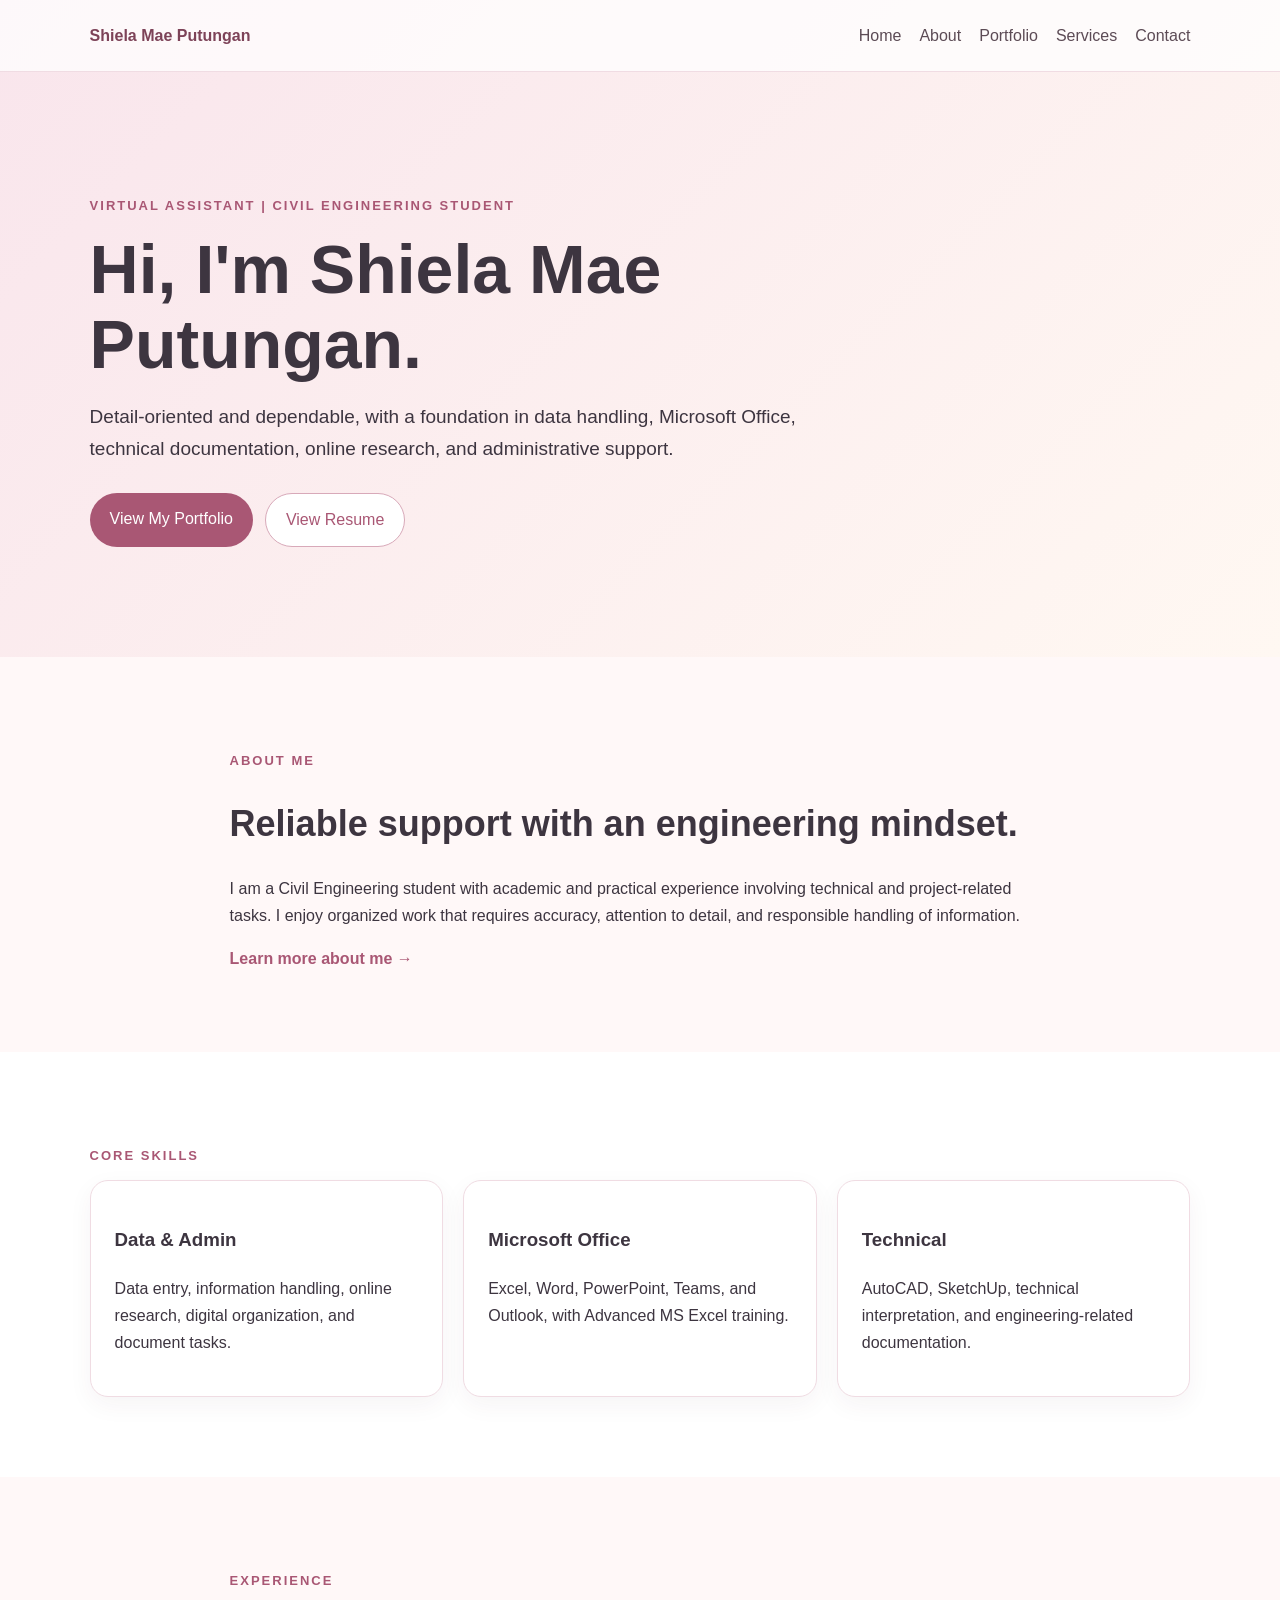
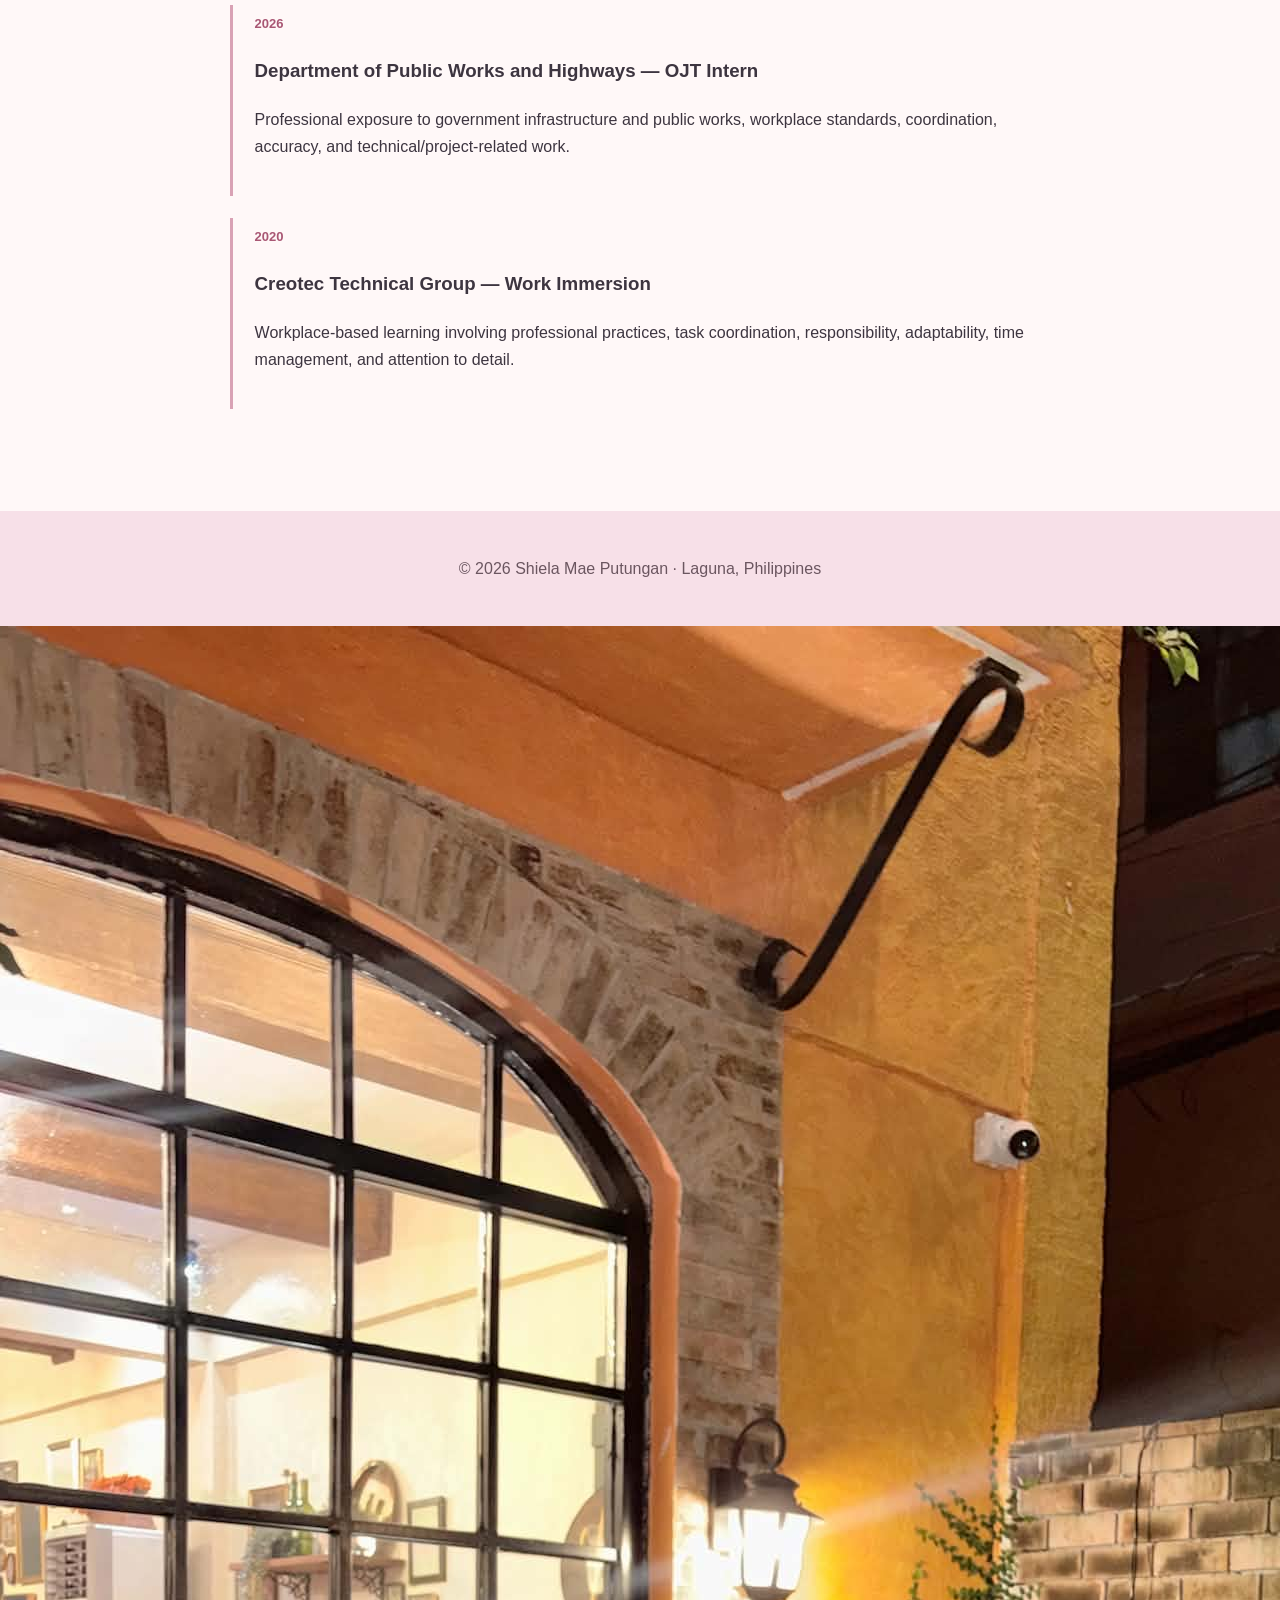
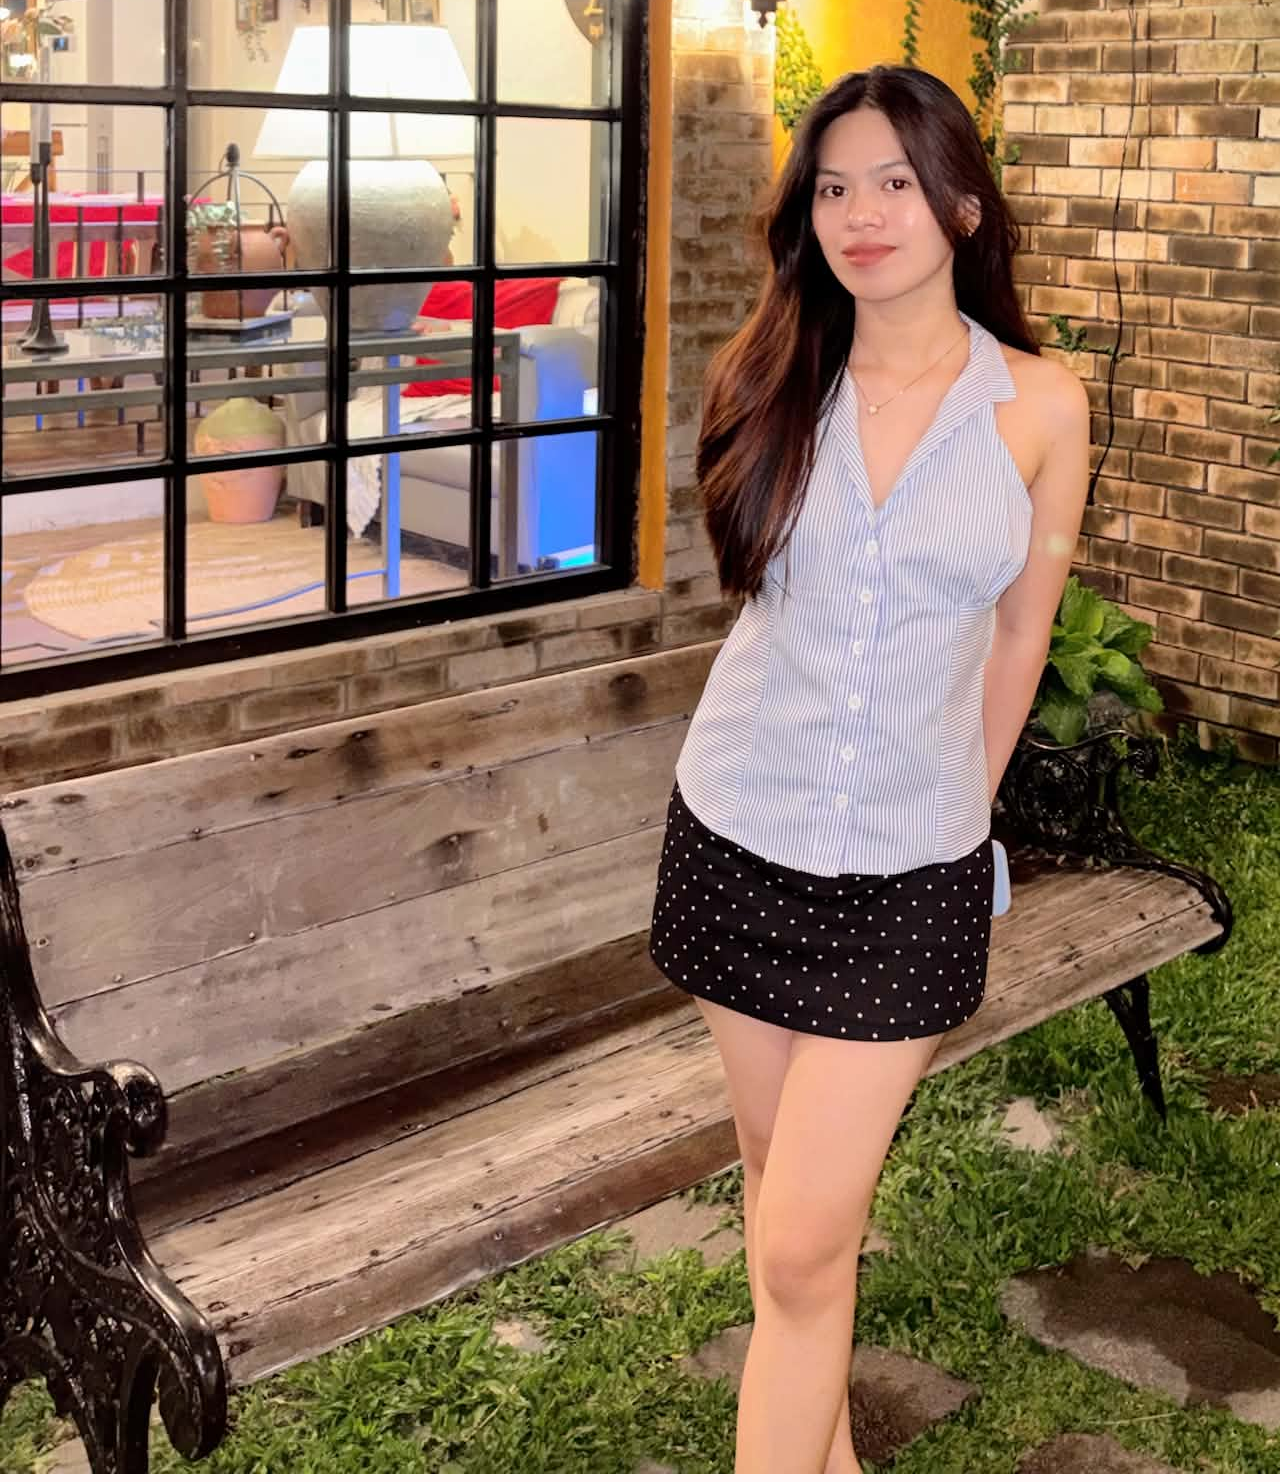
<file: index.html>
<!DOCTYPE html>
<html lang="en">
<head>
  <meta charset="UTF-8">
  <meta name="viewport" content="width=device-width, initial-scale=1.0">
  <title>Shiela Mae Putungan | Portfolio</title>
  <link rel="stylesheet" href="style.css">
</head>
<body>
  <header class="hero">
    <nav>
      <a class="logo" href="index.html">Shiela Mae Putungan</a>
      <div class="nav-links">
        <a href="index.html">Home</a>
        <a href="about.html">About</a>
        <a href="portfolio.html">Portfolio</a>
        <a href="services.html">Services</a>
        <a href="contact.html">Contact</a>
      </div>
    </nav>
    <div class="hero-content">
      <p class="eyebrow">VIRTUAL ASSISTANT | CIVIL ENGINEERING STUDENT</p>
      <h1>Hi, I'm Shiela Mae Putungan.</h1>
      <p class="lead">Detail-oriented and dependable, with a foundation in data handling, Microsoft Office, technical documentation, online research, and administrative support.</p>
      <div class="buttons">
        <a class="button" href="portfolio.html">View My Portfolio</a>
       <a class="button secondary" href="RESUME.pdf" target="_blank">View Resume</a>
      </div>
    </div>
  </header>

  <main>
    <section class="section">
      <p class="eyebrow">ABOUT ME</p>
      <h2>Reliable support with an engineering mindset.</h2>
      <p>I am a Civil Engineering student with academic and practical experience involving technical and project-related tasks. I enjoy organized work that requires accuracy, attention to detail, and responsible handling of information.</p>
      <a class="text-link" href="about.html">Learn more about me →</a>
    </section>

    <section class="section alt">
      <p class="eyebrow">CORE SKILLS</p>
      <div class="cards">
        <div class="card"><h3>Data & Admin</h3><p>Data entry, information handling, online research, digital organization, and document tasks.</p></div>
        <div class="card"><h3>Microsoft Office</h3><p>Excel, Word, PowerPoint, Teams, and Outlook, with Advanced MS Excel training.</p></div>
        <div class="card"><h3>Technical</h3><p>AutoCAD, SketchUp, technical interpretation, and engineering-related documentation.</p></div>
      </div>
    </section>

    <section class="section">
      <p class="eyebrow">EXPERIENCE</p>
      <div class="timeline">
        <article><span>2026</span><h3>Department of Public Works and Highways — OJT Intern</h3><p>Professional exposure to government infrastructure and public works, workplace standards, coordination, accuracy, and technical/project-related work.</p></article>
        <article><span>2020</span><h3>Creotec Technical Group — Work Immersion</h3><p>Workplace-based learning involving professional practices, task coordination, responsibility, adaptability, time management, and attention to detail.</p></article>
      </div>
    </section>
  </main>

  <footer><p>© 2026 Shiela Mae Putungan · Laguna, Philippines</p></footer>
</body>
</html>
<img src="images/profile.jpg" alt="Shiela Mae Putungan">
</file>
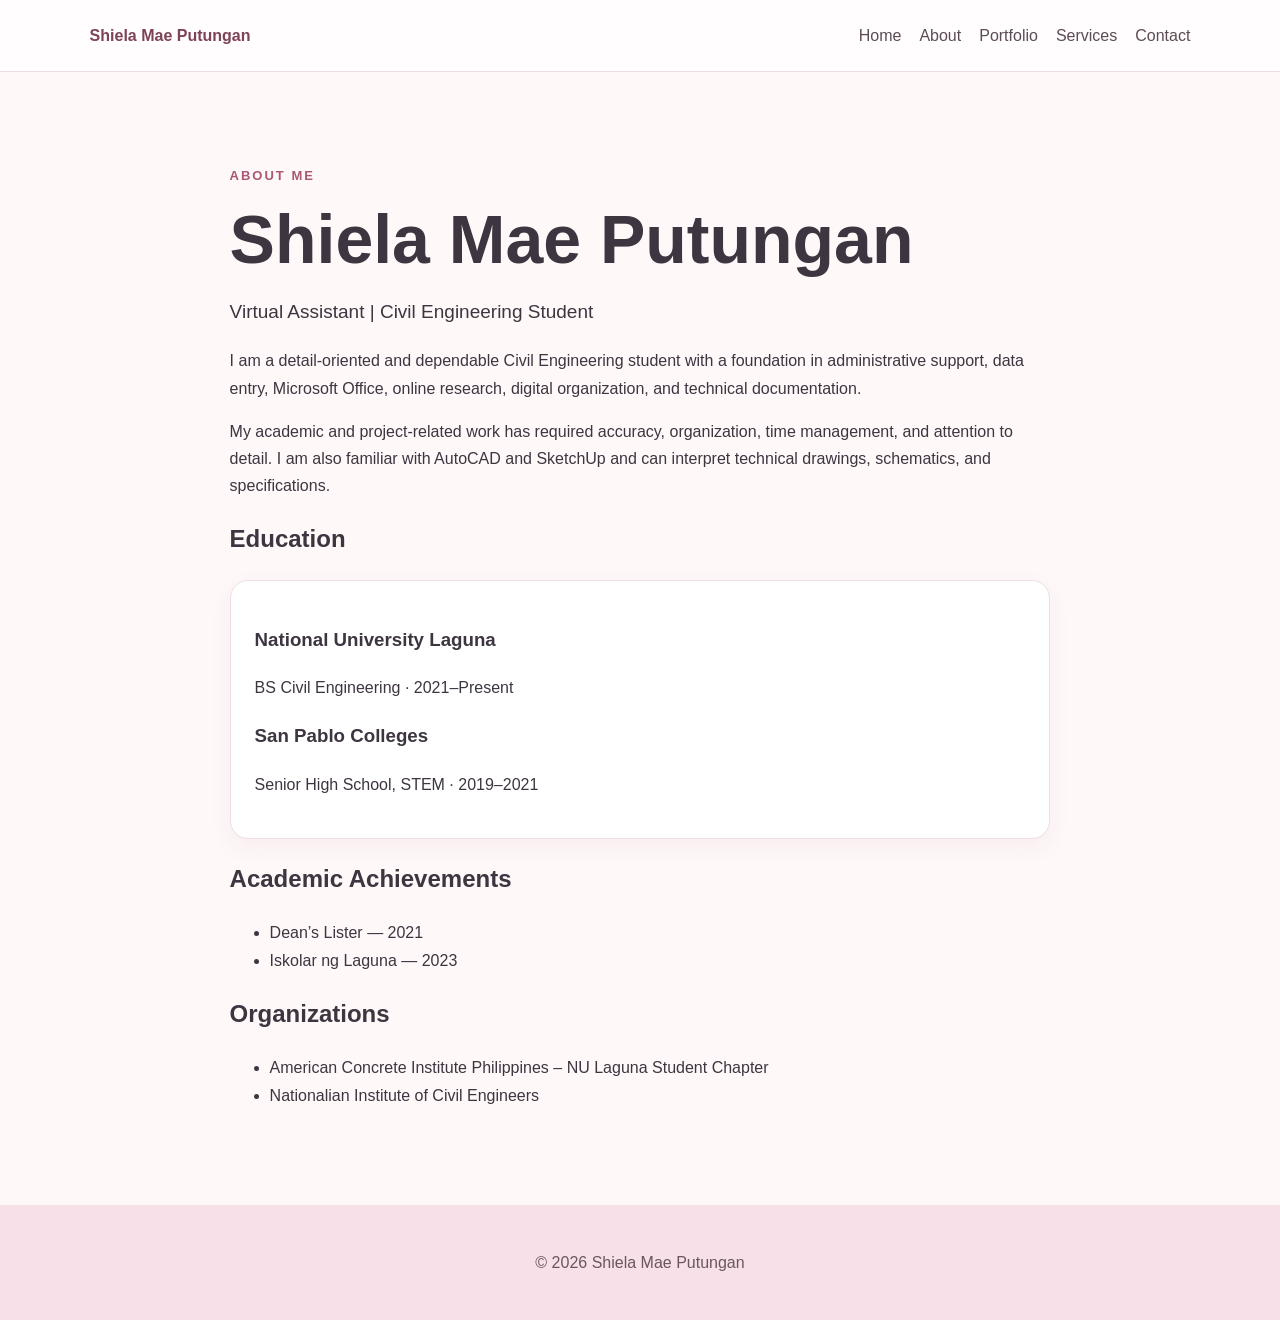
<file: about.html>
<!DOCTYPE html>
<html lang="en">
<head>
  <meta charset="UTF-8">
  <meta name="viewport" content="width=device-width, initial-scale=1.0">
  <title>About | Shiela Mae Putungan</title>
  <link rel="stylesheet" href="style.css">
</head>
<body>
  <nav class="site-nav"><a class="logo" href="index.html">Shiela Mae Putungan</a><div class="nav-links"><a href="index.html">Home</a><a href="about.html">About</a><a href="portfolio.html">Portfolio</a><a href="services.html">Services</a><a href="contact.html">Contact</a></div></nav>
  <main class="page">
    <p class="eyebrow">ABOUT ME</p>
    <h1>Shiela Mae Putungan</h1>
    <p class="lead">Virtual Assistant | Civil Engineering Student</p>
    <p>I am a detail-oriented and dependable Civil Engineering student with a foundation in administrative support, data entry, Microsoft Office, online research, digital organization, and technical documentation.</p>
    <p>My academic and project-related work has required accuracy, organization, time management, and attention to detail. I am also familiar with AutoCAD and SketchUp and can interpret technical drawings, schematics, and specifications.</p>

    <h2>Education</h2>
    <div class="card">
      <h3>National University Laguna</h3>
      <p>BS Civil Engineering · 2021–Present</p>
      <h3>San Pablo Colleges</h3>
      <p>Senior High School, STEM · 2019–2021</p>
    </div>

    <h2>Academic Achievements</h2>
    <ul>
      <li>Dean’s Lister — 2021</li>
      <li>Iskolar ng Laguna — 2023</li>
    </ul>

    <h2>Organizations</h2>
    <ul>
      <li>American Concrete Institute Philippines – NU Laguna Student Chapter</li>
      <li>Nationalian Institute of Civil Engineers</li>
    </ul>
  </main>
  <footer><p>© 2026 Shiela Mae Putungan</p></footer>
</body>
</html>
</file>
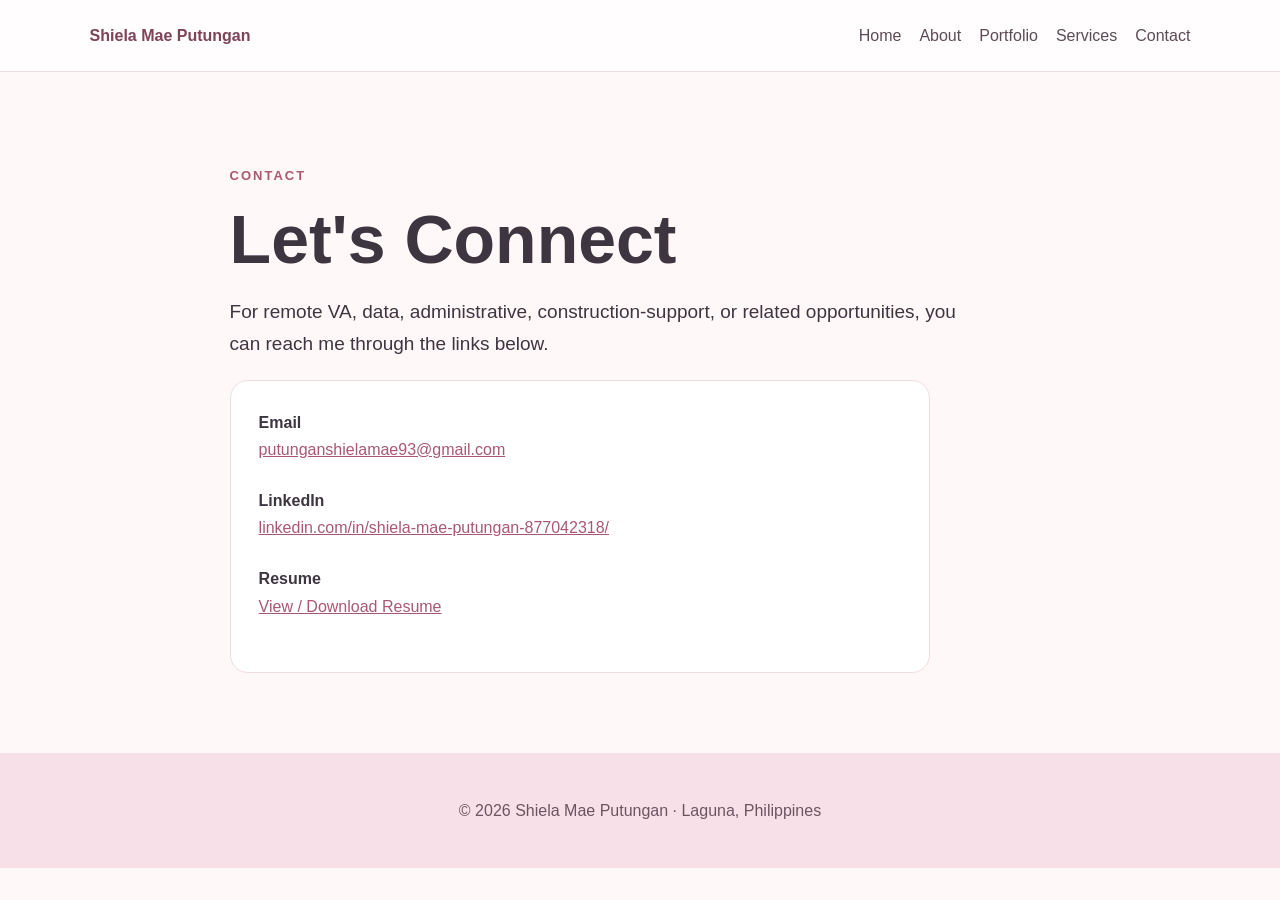
<file: contact.html>
<!DOCTYPE html>
<html lang="en">
<head>
  <meta charset="UTF-8">
  <meta name="viewport" content="width=device-width, initial-scale=1.0">
  <title>Contact | Shiela Mae Putungan</title>
  <link rel="stylesheet" href="style.css">
</head>
<body>
  <nav class="site-nav"><a class="logo" href="index.html">Shiela Mae Putungan</a><div class="nav-links"><a href="index.html">Home</a><a href="about.html">About</a><a href="portfolio.html">Portfolio</a><a href="services.html">Services</a><a href="contact.html">Contact</a></div></nav>
  <main class="page">
    <p class="eyebrow">CONTACT</p>
    <h1>Let's Connect</h1>
    <p class="lead">For remote VA, data, administrative, construction-support, or related opportunities, you can reach me through the links below.</p>
    <div class="contact-box">
      <p><strong>Email</strong><br><a href="mailto:putunganshielamae93@gmail.com">putunganshielamae93@gmail.com</a></p>
      <p><strong>LinkedIn</strong><br><a href="https://www.linkedin.com/in/shiela-mae-putungan-877042318/" target="_blank">linkedin.com/in/shiela-mae-putungan-877042318/</a></p>
      <p><strong>Resume</strong><br><a href="resume.pdf" target="_blank">View / Download Resume</a></p>
    </div>
  </main>
  <footer><p>© 2026 Shiela Mae Putungan · Laguna, Philippines</p></footer>
</body>
</html>
</file>
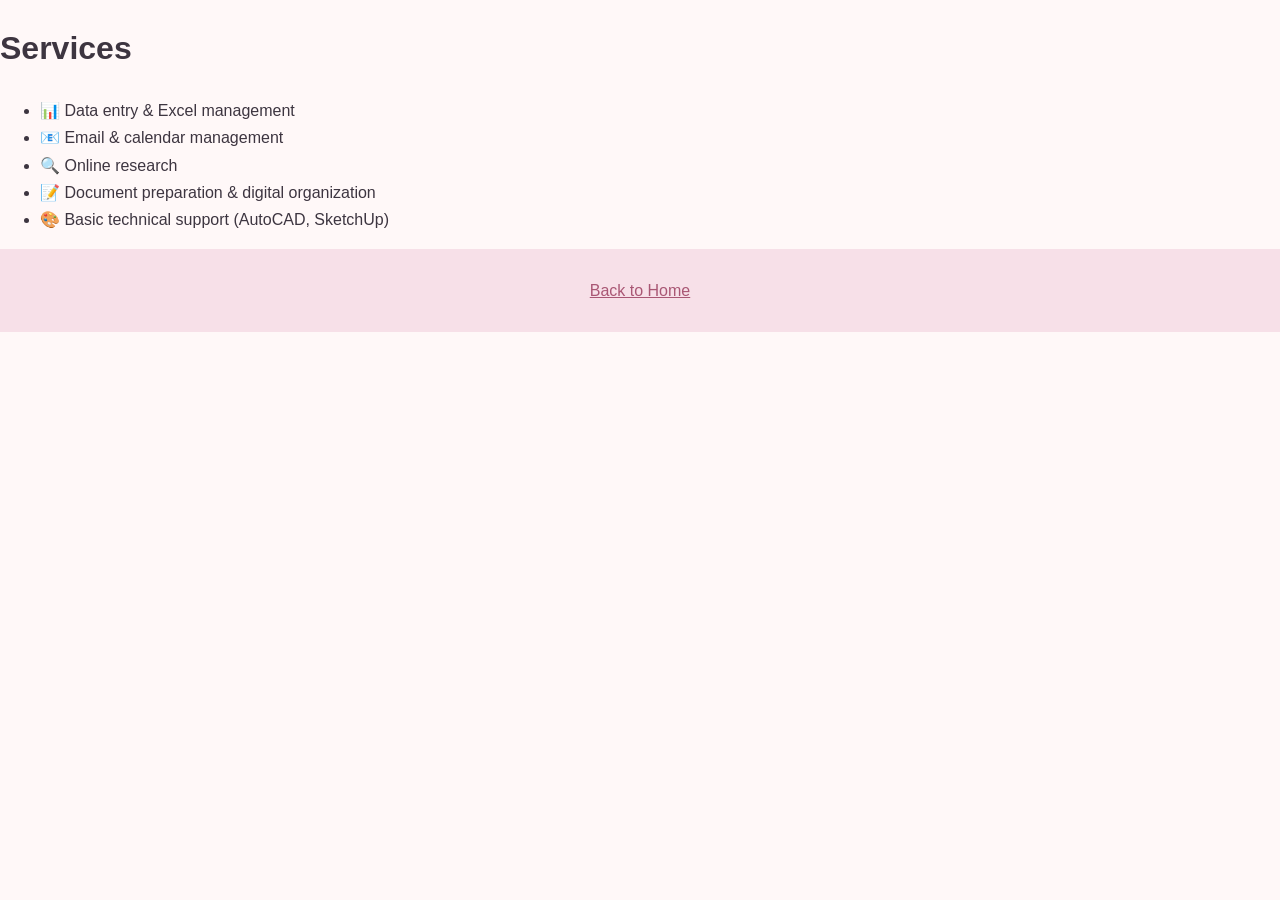
<file: services.htm>
<!DOCTYPE html>
<html lang="en">
<head>
  <meta charset="UTF-8">
  <title>Services</title>
  <link rel="stylesheet" href="style.css">
</head>
<body>
  <header><h1>Services</h1></header>
  <main>
    <ul>
      <li>📊 Data entry & Excel management</li>
      <li>📧 Email & calendar management</li>
      <li>🔍 Online research</li>
      <li>📝 Document preparation & digital organization</li>
      <li>🎨 Basic technical support (AutoCAD, SketchUp)</li>
    </ul>
  </main>
  <footer><a href="index.html">Back to Home</a></footer>
</body>
</html>
</file>
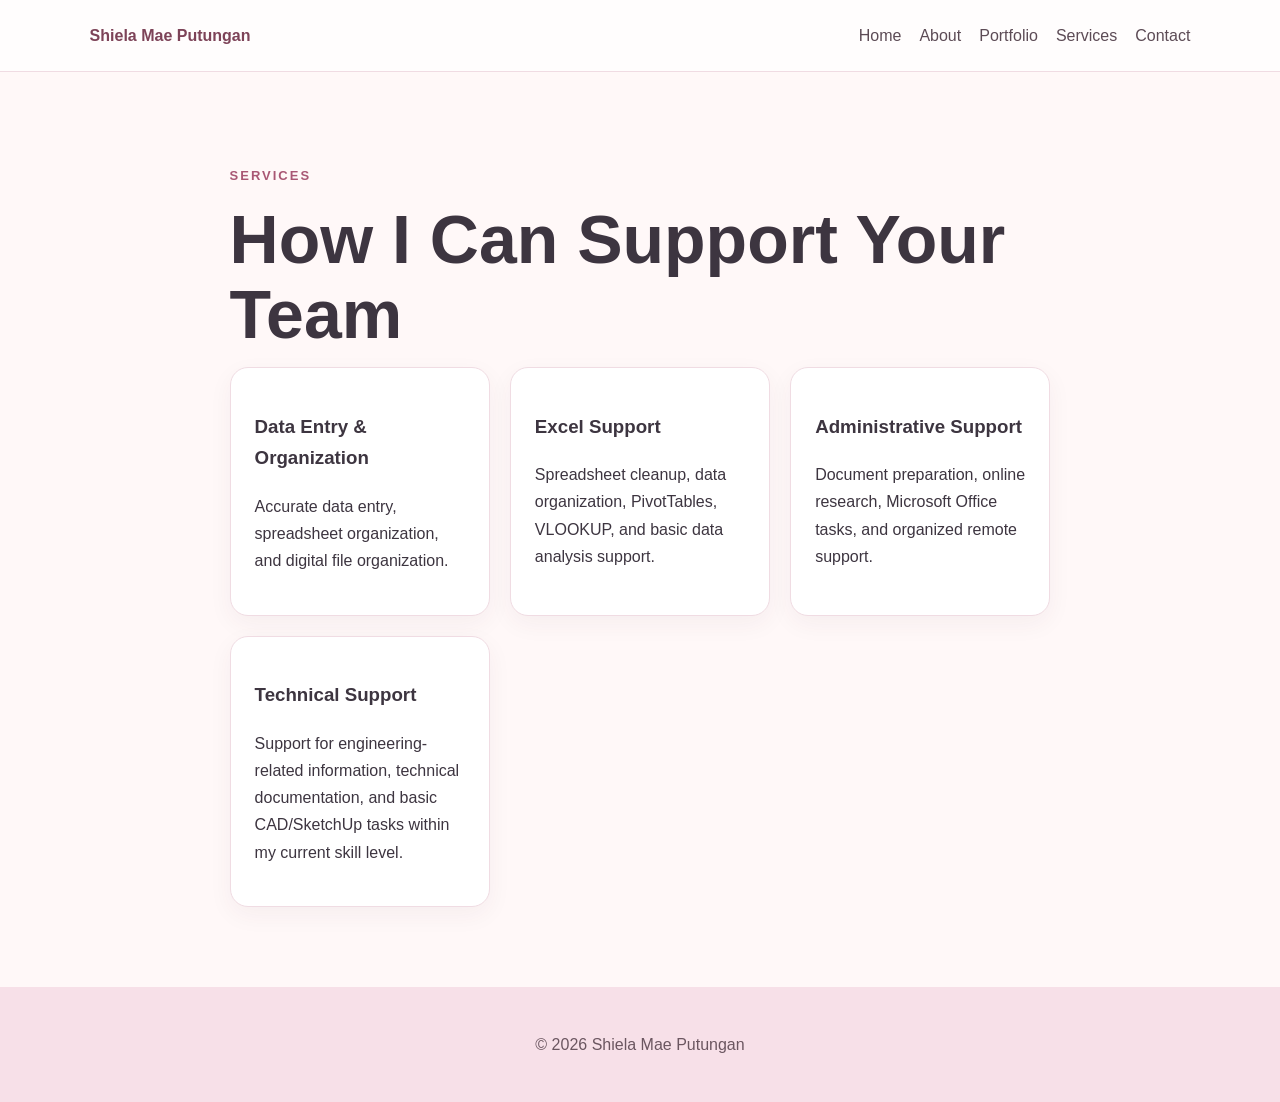
<file: services.html>
<!DOCTYPE html>
<html lang="en">
<head>
  <meta charset="UTF-8">
  <meta name="viewport" content="width=device-width, initial-scale=1.0">
  <title>Services | Shiela Mae Putungan</title>
  <link rel="stylesheet" href="style.css">
</head>
<body>
  <nav class="site-nav"><a class="logo" href="index.html">Shiela Mae Putungan</a><div class="nav-links"><a href="index.html">Home</a><a href="about.html">About</a><a href="portfolio.html">Portfolio</a><a href="services.html">Services</a><a href="contact.html">Contact</a></div></nav>
  <main class="page">
    <p class="eyebrow">SERVICES</p>
    <h1>How I Can Support Your Team</h1>
    <div class="cards">
      <div class="card"><h3>Data Entry & Organization</h3><p>Accurate data entry, spreadsheet organization, and digital file organization.</p></div>
      <div class="card"><h3>Excel Support</h3><p>Spreadsheet cleanup, data organization, PivotTables, VLOOKUP, and basic data analysis support.</p></div>
      <div class="card"><h3>Administrative Support</h3><p>Document preparation, online research, Microsoft Office tasks, and organized remote support.</p></div>
      <div class="card"><h3>Technical Support</h3><p>Support for engineering-related information, technical documentation, and basic CAD/SketchUp tasks within my current skill level.</p></div>
    </div>
  </main>
  <footer><p>© 2026 Shiela Mae Putungan</p></footer>
</body>
</html>
</file>
<file: style.css>
*{box-sizing:border-box}html{scroll-behavior:smooth}body{margin:0;font-family:Arial,Helvetica,sans-serif;background:#fff8f8;color:#3d3540;line-height:1.7}a{color:#a95774}.hero{min-height:72vh;background:linear-gradient(135deg,#f9e5ec,#fff8f2)}nav.site-nav,header nav{display:flex;justify-content:space-between;align-items:center;gap:20px;padding:22px 7%;border-bottom:1px solid #f0dce3;background:rgba(255,255,255,.75)}.logo{font-weight:700;color:#7d4358;text-decoration:none}.nav-links{display:flex;gap:18px;flex-wrap:wrap}.nav-links a{text-decoration:none;color:#5c4b55}.hero-content{max-width:900px;padding:110px 7%}.eyebrow{font-size:13px;letter-spacing:2px;font-weight:700;color:#a95774}.hero h1,.page h1{font-size:clamp(38px,6vw,68px);line-height:1.1;margin:15px 0}.lead{font-size:19px;max-width:760px}.buttons{display:flex;gap:12px;flex-wrap:wrap;margin-top:28px}.button{display:inline-block;padding:12px 20px;border-radius:999px;background:#a95774;color:#fff;text-decoration:none}.button.secondary{background:#fff;color:#a95774;border:1px solid #d8a9b9}.section,.page{max-width:1000px;margin:auto;padding:80px 7%}.section.alt{max-width:none;background:#fff}.section h2{font-size:36px;line-height:1.2}.cards{display:grid;grid-template-columns:repeat(auto-fit,minmax(230px,1fr));gap:20px}.card{background:#fff;border:1px solid #f0dce3;border-radius:18px;padding:24px;box-shadow:0 8px 25px rgba(80,40,55,.05)}.timeline article{border-left:3px solid #d9a2b5;padding:4px 0 20px 22px;margin-bottom:22px}.timeline span{font-size:13px;color:#a95774;font-weight:700}.text-link{font-weight:700;text-decoration:none}.note{margin-top:28px;padding:16px;border-radius:12px;background:#fff0f4}.contact-box{max-width:700px;background:#fff;border:1px solid #f0dce3;border-radius:18px;padding:28px}.contact-box p{margin:0 0 24px}footer{text-align:center;padding:28px;background:#f7e0e8;color:#6b5660}@media(max-width:700px){nav.site-nav,header nav{align-items:flex-start;flex-direction:column}.hero-content{padding-top:70px}.nav-links{gap:10px;font-size:14px}.section,.page{padding-top:55px;padding-bottom:55px}}
.card img {
  width: 100%;
  height: 220px;
  object-fit: cover;
  border-radius: 12px;
  margin-bottom: 15px;
  display: block;
}
</file>
